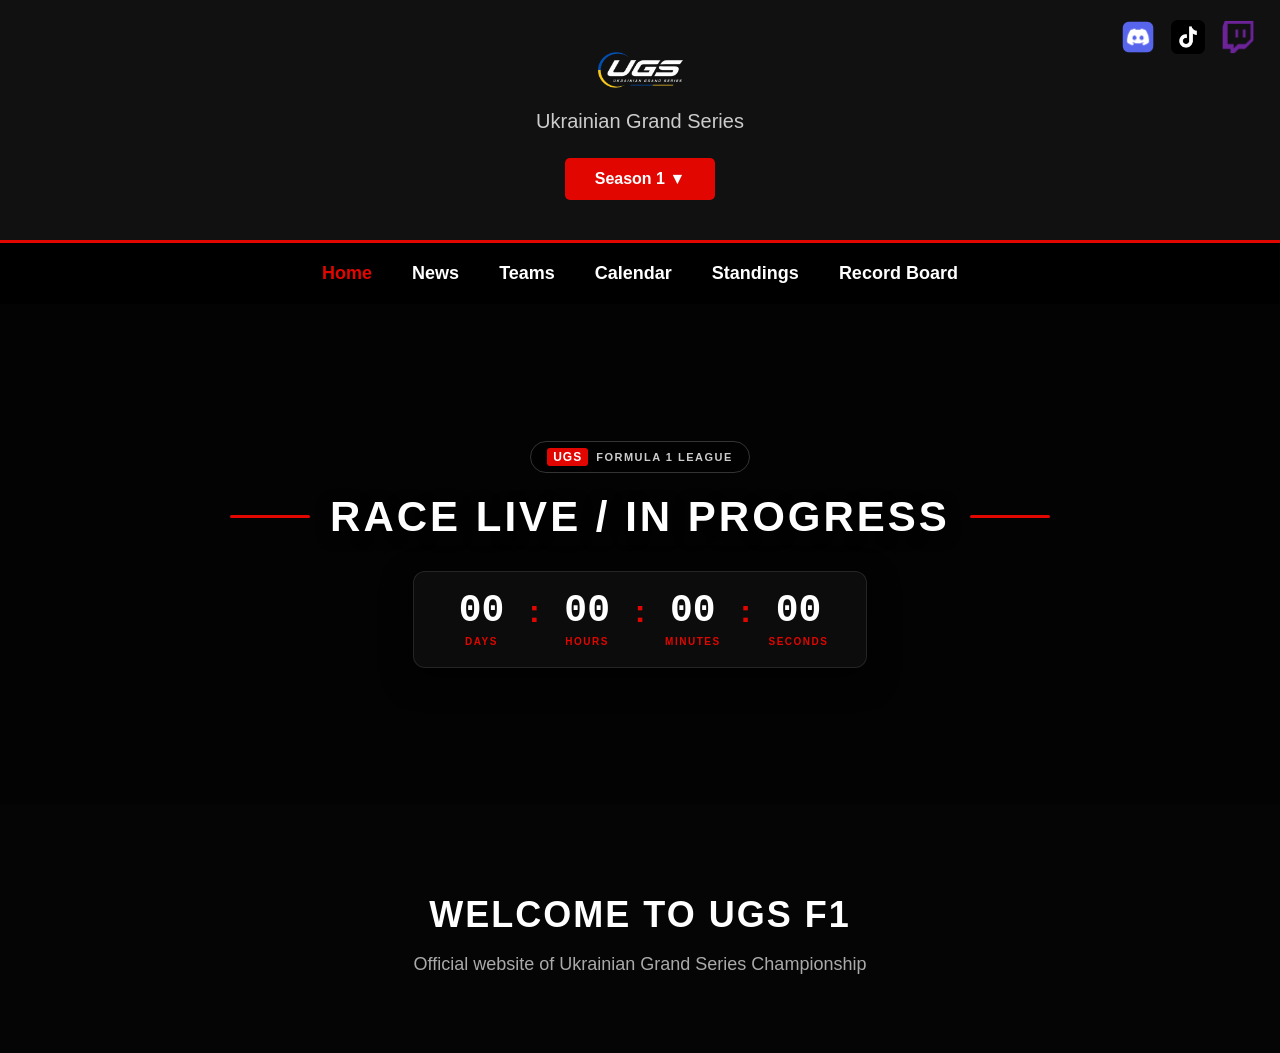
<file: index.html>
<!DOCTYPE html>
<html lang="en">

<head>
    <meta charset="UTF-8">
    <meta name="viewport" content="width=device-width, initial-scale=1.0">

    <title>UGS F1 | Ukrainian Grand Series</title>

    <!-- Фавіконка сайту -->
    <link rel="icon" type="image/png" href="favicon.png">

    <link rel="stylesheet" href="css/style.css">
</head>

<body>

    <header class="header">

        <div class="logo">
            <img src="logos/ugs-f1-logo.png" alt="UGS F1 Logo" class="header-logo">
        </div>

        <div class="subtitle">
            Ukrainian Grand Series
        </div>

        <div class="season">
            Season 1 ▼
        </div>

        <!-- ІКОНКИ СОЦМЕРЕЖ У ПРАВОМУ КУТКУ -->
        <div class="social-links-header">
            <a href="https://discord.gg/bsuKCd4KR" target="_blank" rel="noopener noreferrer" title="Discord">
                <img src="logos/discord.png" alt="Discord" class="social-header-icon">
            </a>
            <a href="https://www.tiktok.com/@ugs_f1" target="_blank" rel="noopener noreferrer" title="TikTok">
                <img src="logos/tiktok.png" alt="TikTok" class="social-header-icon">
            </a>
            <a href="https://www.twitch.tv/ukrainiangrandseries" target="_blank" rel="noopener noreferrer" title="Twitch">
                <img src="logos/twitch.png" alt="Twitch" class="social-header-icon">
            </a>
        </div>

    </header>


    <nav class="menu">
        <a href="index.html" class="active">Home</a>
        <a href="news.html">News</a>
        <a href="teams.html">Teams</a>
        <a href="calendar.html">Calendar</a>
        <a href="standings.html">Standings</a>
        <a href="records.html">Record Board</a>
    </nav>


    <main>

        <!-- ВІДЕО-БЛОК З ЗВОРОТНИМ ВІДЛІКОМ (HERO BANNER) -->
        <section class="hero-container">
            <video class="hero-video" autoplay loop muted playsinline>
                <source src="video/race-loop.mp4" type="video/mp4">
                Your browser does not support the video tag.
            </video>

            <div class="hero-overlay"></div>

            <div class="hero-content">
                <div class="f1-header-badge">
                    <span class="f1-logo-text">UGS</span>
                    <span class="sub-badge">FORMULA 1 LEAGUE</span>
                </div>

                <div class="title-with-lines">
                    <div class="red-line"></div>
                    <h1 id="next-race-title" class="grand-prix-title">LOADING...</h1>
                    <div class="red-line"></div>
                </div>

                <!-- Динамічна зміна назви міста та року -->
                <p id="next-race-sub" class="race-dates"></p>

                <div class="countdown-inline">
                    <div class="time-item">
                        <span id="cd-days" class="number">00</span>
                        <span class="label">DAYS</span>
                    </div>
                    <span class="colon">:</span>
                    <div class="time-item">
                        <span id="cd-hours" class="number">00</span>
                        <span class="label">HOURS</span>
                    </div>
                    <span class="colon">:</span>
                    <div class="time-item">
                        <span id="cd-minutes" class="number">00</span>
                        <span class="label">MINUTES</span>
                    </div>
                    <span class="colon">:</span>
                    <div class="time-item">
                        <span id="cd-seconds" class="number">00</span>
                        <span class="label">SECONDS</span>
                    </div>
                </div>
            </div>
        </section>

        <section class="welcome-text">
            <h1>
                Welcome to UGS F1
            </h1>

            <p>
                Official website of Ukrainian Grand Series Championship
            </p>
        </section>

    </main>

    <!-- Правильне підключення даних та скриптів -->
    <script src="js/data.js"></script>
    <script src="js/script.js"></script>
</body>

</html>
</file>
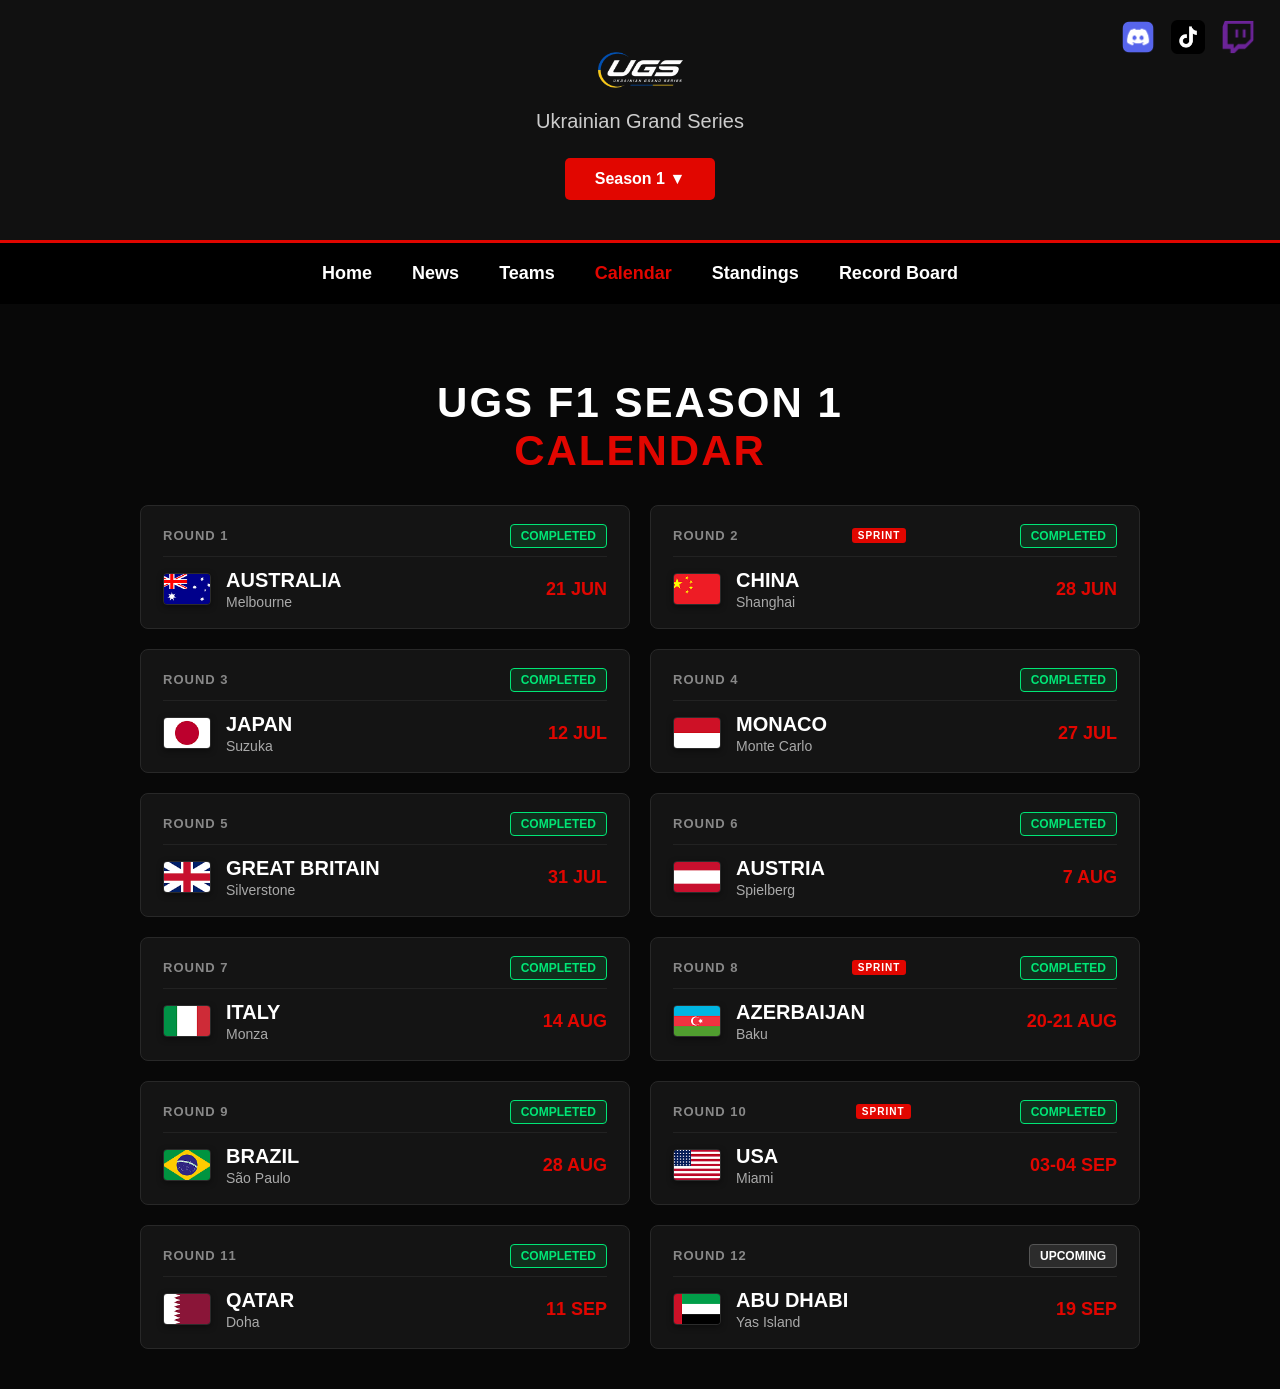
<file: calendar.html>
<!DOCTYPE html>
<html lang="en">
<head>
    <meta charset="UTF-8">
    <meta name="viewport" content="width=device-width, initial-scale=1.0">
    <title>UGS F1 | Season 1 Calendar</title>

    <!-- Фавіконка сайту -->
    <link rel="icon" type="image/png" href="favicon.png">

    <link rel="stylesheet" href="css/style.css">
</head>
<body>

    <header class="header">
        <!-- Іконки соцмереж у правому верхньому кутку -->
        <div class="social-links-header">
            <a href="https://discord.gg/" target="_blank">
                <img src="logos/discord.png" alt="Discord" class="social-header-icon">
            </a>
            <a href="https://tiktok.com/" target="_blank">
                <img src="logos/tiktok.png" alt="TikTok" class="social-header-icon">
            </a>
            <a href="https://twitch.tv/" target="_blank">
                <img src="logos/twitch.png" alt="Twitch" class="social-header-icon">
            </a>
        </div>

        <div class="logo">
            <img src="logos/ugs-f1-logo.png" alt="UGS F1 Logo" class="header-logo">
        </div>
        <div class="subtitle">
            Ukrainian Grand Series
        </div>
        <div class="season">
            Season 1 ▼
        </div>
    </header>

    <nav class="menu">
        <a href="index.html">Home</a>
        <a href="news.html">News</a>
        <a href="teams.html">Teams</a>
        <a href="calendar.html" class="active">Calendar</a>
        <a href="standings.html">Standings</a>
        <a href="records.html">Record Board</a>
    </nav>

    <section class="calendar-page">
        <h1>UGS F1 Season 1<br><span>CALENDAR</span></h1>
        
        <!-- Контейнер, куди JS буде вставляти гонки -->
        <div class="calendar-grid" id="calendar-container"></div>
    </section>

    <!-- Підключаємо спочатку дані, а потім скрипт -->
    <script src="js/data.js"></script>
    <script src="js/script.js"></script>
</body>
</html>
</file>
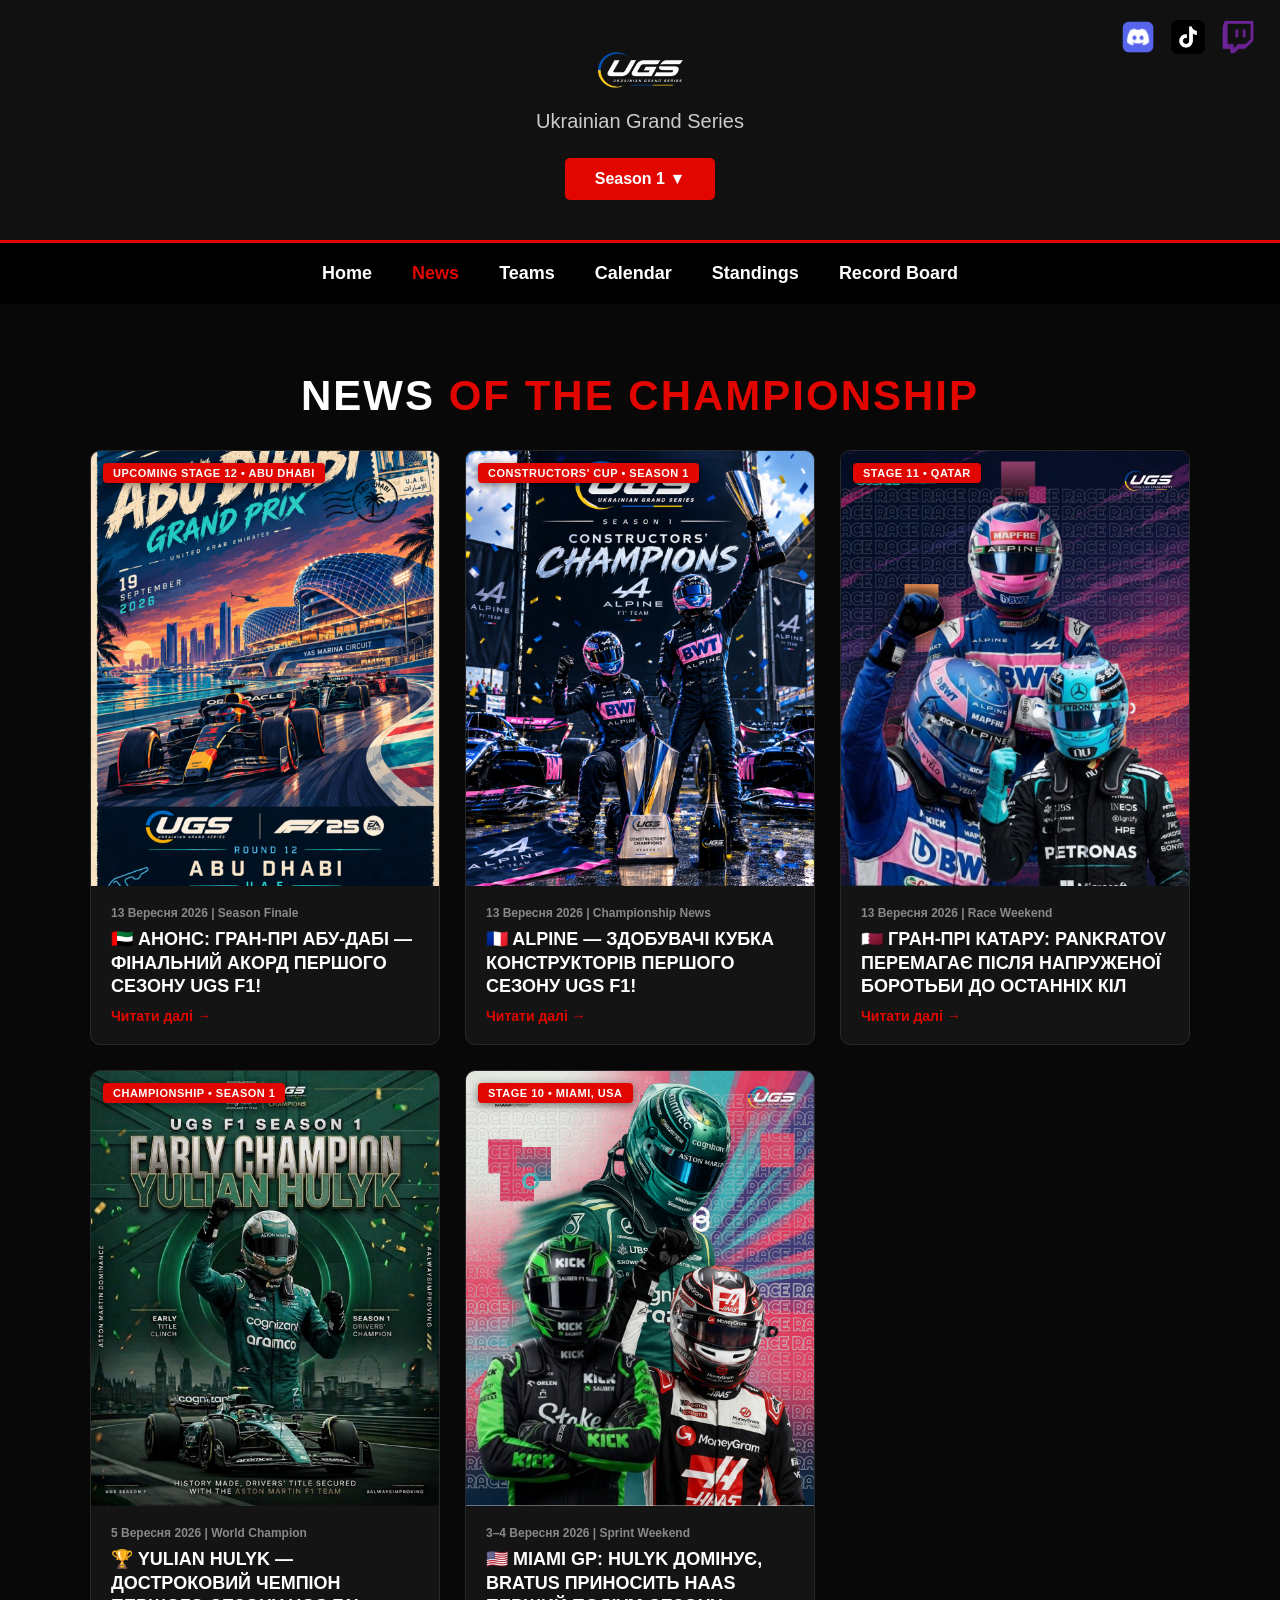
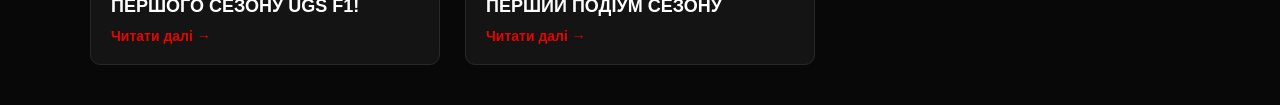
<file: news.html>
<!DOCTYPE html>
<html lang="uk">
<head>
    <meta charset="UTF-8">
    <meta name="viewport" content="width=device-width, initial-scale=1.0">
    <title>News of Championship — UGS Formula 1 League</title>
    <link rel="stylesheet" href="css/style.css">
</head>
<body>

    <header class="header">
        <div class="social-links-header">
            <a href="https://discord.gg/" target="_blank">
                <img src="logos/discord.png" alt="Discord" class="social-header-icon">
            </a>
            <a href="https://tiktok.com/" target="_blank">
                <img src="logos/tiktok.png" alt="TikTok" class="social-header-icon">
            </a>
            <a href="https://twitch.tv/" target="_blank">
                <img src="logos/twitch.png" alt="Twitch" class="social-header-icon">
            </a>
        </div>
        <div class="logo">
            <img src="logos/ugs-f1-logo.png" alt="UGS F1 Logo" class="header-logo">
        </div>
        <div class="subtitle">
            Ukrainian Grand Series
        </div>
        <div class="season">
            Season 1 ▼
        </div>
    </header>

    <nav class="menu">
        <a href="index.html">Home</a>
        <a href="news.html" class="active">News</a>
        <a href="teams.html">Teams</a>
        <a href="calendar.html">Calendar</a>
        <a href="standings.html">Standings</a>
        <a href="records.html">Record Board</a>
    </nav>

    <div class="page-container">
        <h1>NEWS <span>OF THE CHAMPIONSHIP</span></h1>

        <!-- Сітка новин -->
        <div class="news-grid">
            
            <!-- НОВИНА 0: Анонс Гран-прі Абу-Дабі (Найновіша) -->
            <article class="news-card clickable-card" onclick="openNewsModal('abuDhabiModal')">
                <div class="news-media-portrait">
                    <img src="images/news/abudhabi.png" alt="Гран-прі Абу-Дабі">
                    <span class="news-badge">Upcoming Stage 12 • Abu Dhabi</span>
                </div>
                <div class="news-content">
                    <div class="news-date">13 Вересня 2026 | Season Finale</div>
                    <h2 class="news-title">🇦🇪 АНОНС: ГРАН-ПРІ АБУ-ДАБІ — ФІНАЛЬНИЙ АКОРД ПЕРШОГО СЕЗОНУ UGS F1!</h2>
                    <span class="read-more-btn">Читати далі →</span>
                </div>
            </article>

            <!-- НОВИНА 1: Достроковий Кубок Конструкторів Alpine -->
            <article class="news-card clickable-card" onclick="openNewsModal('alpineConstructorsModal')">
                <div class="news-media-portrait">
                    <img src="images/news/alpine-champions.png" alt="Alpine Constructors Champions">
                    <span class="news-badge">Constructors' Cup • Season 1</span>
                </div>
                <div class="news-content">
                    <div class="news-date">13 Вересня 2026 | Championship News</div>
                    <h2 class="news-title">🇫🇷 ALPINE — ЗДОБУВАЧІ КУБКА КОНСТРУКТОРІВ ПЕРШОГО СЕЗОНУ UGS F1!</h2>
                    <span class="read-more-btn">Читати далі →</span>
                </div>
            </article>

            <!-- НОВИНА 2: Гран-прі Катару -->
            <article class="news-card clickable-card" onclick="openNewsModal('qatarModal')">
                <div class="news-media-portrait">
                    <img src="images/news/qatar-gp-card.png" alt="Гран-прі Катару">
                    <span class="news-badge">Stage 11 • Qatar</span>
                </div>
                <div class="news-content">
                    <div class="news-date">13 Вересня 2026 | Race Weekend</div>
                    <h2 class="news-title">🇶🇦 ГРАН-ПРІ КАТАРУ: PANKRATOV ПЕРЕМАГАЄ ПІСЛЯ НАПРУЖЕНОЇ БОРОТЬБИ ДО ОСТАННІХ КІЛ</h2>
                    <span class="read-more-btn">Читати далі →</span>
                </div>
            </article>

            <!-- НОВИНА 3: Дострокове чемпіонство -->
            <article class="news-card clickable-card" onclick="openNewsModal('championModal')">
                <div class="news-media-portrait">
                    <img src="images/news/champion-yulian.png" alt="Yulian HULYK Champion">
                    <span class="news-badge">Championship • Season 1</span>
                </div>
                <div class="news-content">
                    <div class="news-date">5 Вересня 2026 | World Champion</div>
                    <h2 class="news-title">🏆 YULIAN HULYK — ДОСТРОКОВИЙ ЧЕМПІОН ПЕРШОГО СЕЗОНУ UGS F1!</h2>
                    <span class="read-more-btn">Читати далі →</span>
                </div>
            </article>

            <!-- НОВИНА 4: Гран-прі Маямі -->
            <article class="news-card clickable-card" onclick="openNewsModal('miamiModal')">
                <div class="news-media-portrait">
                    <img src="images/news/miami-gp-card.png" alt="Гран-прі Маямі">
                    <span class="news-badge">Stage 10 • Miami, USA</span>
                </div>
                <div class="news-content">
                    <div class="news-date">3–4 Вересня 2026 | Sprint Weekend</div>
                    <h2 class="news-title">🇺🇸 MIAMI GP: HULYK ДОМІНУЄ, BRATUS ПРИНОСИТЬ HAAS ПЕРШИЙ ПОДІУМ СЕЗОНУ</h2>
                    <span class="read-more-btn">Читати далі →</span>
                </div>
            </article>

        </div>
    </div>

    <!-- МОДАЛЬНЕ ВІКНО 0: Анонс Abu Dhabi GP -->
    <div id="abuDhabiModal" class="news-modal-overlay">
        <div class="news-modal-content">
            <button class="news-modal-close" onclick="closeNewsModal('abuDhabiModal')">&times;</button>
            
            <div class="news-modal-header">
                <span class="news-badge">Анонс Етапу 12 • Abu Dhabi</span>
                <div class="news-date" style="margin-top: 10px;">19 Вересня 2026 | Старт о 20:30</div>
                <h1 class="modal-article-title">🇦🇪 ГРАН-ПРІ АБУ-ДАБІ: ВЕЛИКИЙ ФІНАЛ СЕЗОНУ НА ТРАСІ YAS MARINA CIRCUIT</h1>
            </div>

            <div class="news-modal-body">
                <img src="images/news/abudhabi.png" alt="Гран-прі Абу-Дабі" class="news-modal-banner">

                <p>Вже цієї суботи, <strong>19 вересня 2026 року</strong>, відбудеться довгоочікуваний фінальний 12-й етап першого сезону UGS F1. Гоночний вікенд пройде на легендарній автодромі <strong>Yas Marina Circuit</strong> в Абу-Дабі під сяйвом нічних софітів.</p>

                <p>⏰ <strong>Час початку трансляції та старту: 20:30 за київським часом.</strong></p>

                <hr>

                <h3>🏁 Головні інтриги фіналу</h3>
                <p>Хоча достроковим чемпіоном в особистому заліку став <strong>Yulian HULYK</strong>, а Кубок конструкторів забрала команда <strong>Alpine</strong>, грандіозна розв'язка сезону ще попереду!</p>

                <p>Уся увага буде прикута до жорсткої боротьби за бронзу в Кубку конструкторів між Kick Sauber, Mercedes та Haas F1 Team. Окрім того, пілоти змагатимуться за підсумкові місця у топ-5 особистого заліку, де кожне залікове очко має вирішальне значення.</p>

                <p style="text-align: center; font-size: 18px; margin-top: 25px;"><strong>Не пропустіть вирішальну гонку року! Приєднуйтесь до трансляції 19 вересня о 20:30! 🏁🏎️✨</strong></p>
            </div>
        </div>
    </div>

    <!-- МОДАЛЬНЕ ВІКНО 1: Alpine Constructors Champions -->
    <div id="alpineConstructorsModal" class="news-modal-overlay">
        <div class="news-modal-content">
            <button class="news-modal-close" onclick="closeNewsModal('alpineConstructorsModal')">&times;</button>
            
            <div class="news-modal-header">
                <span class="news-badge">Constructors' Cup • Season 1</span>
                <div class="news-date" style="margin-top: 10px;">11 Вересня 2026 | Championship News</div>
                <h1 class="modal-article-title">🇫🇷 ALPINE — ВОЛОДАРІ КУБКА КОНСТРУКТОРІВ ПЕРШОГО СЕЗОНУ UGS F1!</h1>
            </div>

            <div class="news-modal-body">
                <img src="images/news/alpine-champions.png" alt="Alpine Constructors Champions" class="news-modal-banner">

                <p>Попри те, що попереду на пілотів чекає ще фінальний 12-й етап у сонячному Абу-Дабі, дострокова розв'язка в Кубку конструкторів уже відбулася! Французька стайня <strong>Alpine</strong> офіційно гарантувала собі перше місце в командному заліку та виборює головний командний трофей першого сезону UGS F1.</p>

                <p>Неймовірна стабільність та феноменальна командна робота двох дуетних пілотів — <strong>Yaroslav LOBODA</strong> та <strong>Yaroslav PANKRATOV</strong> — дозволили Alpine набрати астрономічні <strong>277 очок</strong> і піднятися на подіум аж 17 разів протягом сезону.</p>

                <hr>

                <h3>🏎️ Тріумф командного дуету Alpine</h3>
                <p>Головним секретом успіху Alpine стала відсутність явного "першого" чи "другого" номера — обидва пілоти регулярно приносили максимальні очки. Yaroslav LOBODA та Yaroslav PANKRATOV провели чудовий сезон, а подвійний подіум на 11-му етапі в Катарі став остаточною крапкою в боротьбі за титул.</p>
                <p>Хоча Aston Martin випередив усіх за кількістю перемог (9 перемог завдяки достроковому чемпіону Yulian HULYK), саме командний заліковий баланс Alpine (2 перемоги та 17 подіумів проти 10 подіумів Aston Martin) вирішив долю трофею на користь колективу у синьо-рожевих кольорах.</p>

                <hr>

                <h3>⚔️ Запекла інтрига за 3-тє місце перед Абу-Дабі</h3>
                <p>Якщо питання першого (Alpine — 277 pts) та другого (Aston Martin — 204 pts) місць вже вирішені, то на фінальному етапі в Абу-Дабі розгорнеться справжня драма за бронзу командного заліку та позиції у топ-5!</p>

                <p>Наразі розриви між командами з 3-го по 6-те місце є мінімальними, і фінальна гонка може повністю переписати таблицю:</p>

                <ul>
                    <li><strong>3. Kick Sauber — 134 pts</strong> (0 перемог, 7 подіумів)</li>
                    <li><strong>4. Mercedes — 123 pts</strong> (1 перемога, 3 подіуми) — <em>відставання 11 очок</em></li>
                    <li><strong>5. Haas F1 Team — 115 pts</strong> (0 перемог, 1 подіум) — <em>відставання 19 очок</em></li>
                    <li><strong>6. Red Bull Racing — 106 pts</strong> (0 перемог, 1 подіум) — <em>відставання 28 очок</em></li>
                </ul>

                <p>Кандидат номер один на бронзу — <strong>Kick Sauber</strong> (134 pts). Команда демонструє високу стабільність завдяки 7 подіумам, проте <strong>Mercedes</strong> відстає лише на 11 пунктів (123 pts) і має у своєму арсеналі перемогу, що додає їм упевненості перед фіналом.</p>

                <p>Не варто списувати з рахунків і <strong>Haas F1 Team</strong> (115 pts). Після першого подіуму в Маямі та сильного виступу в Катарі команда відстає від 3-го місця на 19 очок. За умови вдалого подвійного фінішу Haas може поборотися як мінімум за 4-ту сходинку з Mercedes, або навіть замахнутися на топ-3.</p>

                <p>Математичні шанси на прорив зберігає навіть <strong>Red Bull Racing</strong> (106 pts), проте їм у напрямку 3-го місця знадобиться справжнє гоночне диво та сходи конкурентів.</p>

                <hr>

                <h3>📊 Поточний стан у Кубку Конструкторів (перед 12-м етапом):</h3>
                <p>
                    🥇 <strong>1. Alpine</strong> — 277 pts (🏆 Champions)<br>
                    🥈 <strong>2. Aston Martin</strong> — 204 pts<br>
                    🥉 <strong>3. Kick Sauber</strong> — 134 pts<br>
                    4. Mercedes — 123 pts<br>
                    5. Haas F1 Team — 115 pts<br>
                    6. Red Bull Racing — 106 pts<br>
                    7. Williams — 79 pts<br>
                    8. Ferrari — 58 pts<br>
                    9. McLaren — 34 pts<br>
                    10. Racing Bulls — 27 pts
                </p>

                <p style="text-align: center; font-size: 18px; margin-top: 25px;"><strong>Вітаємо Alpine із вибороним Кубком Конструкторів! Чекаємо грандіозного фіналу в Абу-Дабі! 🏆🇫🇷🏎️</strong></p>
            </div>
        </div>
    </div>

    <!-- МОДАЛЬНЕ ВІКНО 2: Qatar GP -->
    <div id="qatarModal" class="news-modal-overlay">
        <div class="news-modal-content">
            <button class="news-modal-close" onclick="closeNewsModal('qatarModal')">&times;</button>
            
            <div class="news-modal-header">
                <span class="news-badge">Етап 11 • Qatar</span>
                <div class="news-date" style="margin-top: 10px;">10 Вересня 2026 | Race Weekend</div>
                <h1 class="modal-article-title">🇶🇦 ГРАН-ПРІ КАТАРУ: PANKRATOV ПЕРЕМАГАЄ ПІСЛЯ НАПРУЖЕНОЇ БОРОТЬБИ ДО ОСТАННІХ КІЛ</h1>
            </div>

            <div class="news-modal-body">
                <img src="images/news/qatar-gp-card.png" alt="Гран-прі Катару" class="news-modal-banner">

                <p>11-й етап UGS F1 пройшов у нічному Катарі. Пілотів чекала суха траса, 57 кіл основної гонки та звичайний формат гоночного вікенду. Уже зі старту пелотон подарував глядачам активну боротьбу, а лідерство протягом дистанції переходило з рук у руки.</p>

                <p>У підсумку перемогу здобув <strong>Yaroslav PANKRATOV</strong> на Alpine, другим фінішував його напарник <strong>Yaroslav LOBODA</strong>, а третю позицію посів <strong>Yevhenii PANCHENKO</strong> з Mercedes.</p>

                <hr>

                <h3>🟢 Яскравий старт PANCHENKO</h3>
                <p>Старт гонки одразу вніс серйозні зміни до розстановки сил. Yevhenii PANCHENKO на Mercedes чудово провів перші метри та зумів вирватися вперед, ставши лідером гонки.</p>
                <p>Одразу позаду також відбулися важливі зміни. Volodymyr MYKHALYUK на Red Bull Racing провів сильний старт і піднявся до 5-ї позиції. Натомість Nazarii PETRIV на Racing Bulls втратив кілька місць і опустився на 10-ту позицію.</p>
                <p>Найскладнішим старт виявився для Stanislav MARCHENKO. Пілот Haas розпочинав гонку з 4-го місця, однак після старту відкотився аж на 13-ту позицію.</p>
                <p>Попереду ж сформувалася трійка лідерів — PANCHENKO, LOBODA та PANKRATOV.</p>

                <hr>

                <h3>🔄 Перші зміни — вже на 5-му колі</h3>
                <p>До 5-го кола ситуація в пелотоні почала поступово змінюватися. Пілот Haas HLIB BRATUS провів сильний відрізок і піднявся на 5-ту позицію. Його напарник Stanislav MARCHENKO також почав відігравати втрачене після невдалого старту та вже перебував на 10-му місці.</p>
                <p>На чолі гонки боротьба залишалася щільною. Yevhenii PANCHENKO продовжував очолювати пелотон, а два пілоти Alpine — Yaroslav LOBODA та Yaroslav PANKRATOV — залишалися поруч. Гонка поступово переходила у фазу тактичної боротьби, де кожна помилка могла коштувати кількох позицій.</p>

                <hr>

                <h3>⚔️ 15-те коло — боротьба набирає обертів</h3>
                <p>До 15-го кола розстановка в лідируючій групі та серед переслідувачів уже зазнала помітних змін. Лідер перегонів мав перевагу 3,086 секунди над найближчим переслідувачем, тоді як третя позиція відставала на 5,403 секунди.</p>
                <p>Stanislav MARCHENKO, який на старті відкотився з 4-го на 13-те місце, продовжував відігравати позиції та вже перебував на 6-й позиції. Таким чином, невдалий старт не зламав гонку для пілота Haas — навпаки, MARCHENKO поступово повертався до боротьби у верхній частині пелотону.</p>

                <hr>

                <h3>🔥 30-те коло — Alpine виходить уперед</h3>
                <p>На 30-му колі боротьба за перші позиції стала ще цікавішою. Зафіксована розстановка показувала, що лідер уже мав перевагу 16,784 секунди, тоді як найближчі суперники продовжували боротися між собою за позиції.</p>
                <p>У цей момент гонка вже остаточно перетворилася на довгу боротьбу за темп та позицію на фінальній третині дистанції. Саме в цей період Yaroslav PANKRATOV поступово наближався до головної мети — перемоги на 11-му етапі.</p>

                <hr>

                <h3>⚡ 40-ве коло — 0,151 секунди!</h3>
                <p>Якщо на середині дистанції ситуація виглядала відносно стабільною, то до 40-го кола боротьба за перемогу стала максимально напруженою. Лідером залишався Yaroslav PANKRATOV, але його перевага над найближчим переслідувачем становила лише 0,151 секунди!</p>
                <p>Фактично це означало, що будь-яка помилка, невдалий вихід із повороту або атака могла миттєво змінити лідера гонки. Позаду першої двійки також тримався Yevhenii PANCHENKO, який продовжував боротьбу за подіум.</p>

                <hr>

                <h3>🏁 Фініш та офіційні результати 57 кіл</h3>
                <p>Попри величезний тиск у фінальній частині дистанції, Yaroslav PANKRATOV зумів втримати першу позицію та довести гонку до перемоги з загальним часом <strong>83:06.161</strong>.</p>
                <p>Другим фінішував Yaroslav LOBODA (+3.126), завдяки чому Alpine оформив подвійний подіум. Третє місце посів Yevhenii PANCHENKO (+4.577), утримуючи високий темп до самого кінця.</p>
                <p>Блискучу гонку на 4-й позиції завершив Volodymyr SHAKULA (Kick Sauber), який відстав від лідера всього на 7.174 секунди. Також до очкової зони потрапили Rostyslav PYLIAK (9-е місце, Ferrari) та Ivan KOBRYN (10-е місце, McLaren), які поступилися лідеру в один круг.</p>

                <p><strong>🏆 Подіум 11-го етапу:</strong></p>
                <ul>
                    <li>🥇 Yaroslav PANKRATOV — Alpine (25+1 очко)</li>
                    <li>🥈 Yaroslav LOBODA — Alpine (18 очок)</li>
                    <li>🥉 Yevhenii PANCHENKO — Mercedes (15 очок)</li>
                </ul>

                <p><strong>🥇 Pole Position — PANKRATOV</strong><br>
                Ще до старту основної гонки Yaroslav PANKRATOV здобув Pole Position. Таким чином, пілот Alpine провів практично ідеальний етап: стартував із першої позиції, пережив боротьбу за лідерство на початку гонки, повернув собі перевагу та зрештою забрав перемогу.</p>

                <p><strong>🚀 MARCHENKO — від 13-го місця до Driver of the Day</strong><br>
                Однією з найбільш помітних історій гонки став виступ Stanislav MARCHENKO. Після старту з 4-ї позиції пілот Haas відкотився на 13-те місце, втративши одразу дев'ять позицій. Однак MARCHENKO не здався та фінішував на 8-му місці з очками в активі (+1:15.946). Результатом цієї боротьби стали одразу дві нагороди: <strong>🏆 Driver of the Day</strong> та <strong>⚡ Fastest Lap</strong>.</p>

                <p><strong>❌ Технічні проблеми та сходження (DNF)</strong><br>
                Для Stanyslav KRICHFALOVSKYI етап у Катарі завершився ще під час кваліфікації через технічні проблеми Kick Sauber. Ще одним DNF став резервний пілот Williams Oleksiy FEDOTOV.</p>

                <hr>

                <h3>🏁 ПІДСУМКИ 11-ГО ЕТАПУ (QATAR GP — UGS F1)</h3>
                <p>
                    🏆 <strong>Переможець:</strong> Yaroslav PANKRATOV (Alpine) — 83:06.161<br>
                    🥈 <strong>2 місце:</strong> Yaroslav LOBODA (Alpine) — +3.126<br>
                    🥉 <strong>3 місце:</strong> Yevhenii PANCHENKO (Mercedes) — +4.577<br>
                    4 місце: Volodymyr SHAKULA (Kick Sauber) — +7.174<br>
                    5 місце: Hlib BRATUS (Haas F1 Team) — +36.385<br>
                    6 місце: Volodymyr MYKHALYUK (Red Bull Racing) — +52.239<br>
                    7 місце: Nazarii PETRIV (Racing Bulls) — +1:07.576<br>
                    8 місце: Stanislav MARCHENKO (Haas F1 Team) — +1:15.946<br>
                    9 місце: Rostyslav PYLIAK (Ferrari) — +1 lap<br>
                    10 місце: Ivan KOBRYN (McLaren) — +1 lap<br>
                    11 місце: Fedir DAVYDOV (Aston Martin) — +1 lap<br>
                    12 місце: Maksym MYKHLYK (Ferrari) — +2 laps
                </p>
                <p>
                    🎯 <strong>Pole Position:</strong> Yaroslav PANKRATOV<br>
                    ⚡ <strong>Fastest Lap:</strong> Stanislav MARCHENKO<br>
                    ⭐ <strong>Driver of the Day:</strong> Stanislav MARCHENKO<br>
                    ❌ <strong>DNF:</strong> Oleksiy FEDOTOV (Williams), Stanyslav KRICHFALOVSKYI (Kick Sauber)
                </p>

                <p style="text-align: center; font-size: 18px; margin-top: 25px;"><strong>Alpine оформила розкішний подвійний подіум, а PANKRATOV впевнено забирає статус короля нічного Катару! 🌙🏎️✨</strong></p>
            </div>
        </div>
    </div>

    <!-- МОДАЛЬНЕ ВІКНО 3: Чемпіонство Yulian HULYK -->
    <div id="championModal" class="news-modal-overlay">
        <div class="news-modal-content">
            <button class="news-modal-close" onclick="closeNewsModal('championModal')">&times;</button>
            
            <div class="news-modal-header">
                <span class="news-badge">Championship • Season 1</span>
                <div class="news-date" style="margin-top: 10px;">5 Вересня 2026 | World Champion</div>
                <h1 class="modal-article-title">🏆 YULIAN HULYK — ДОСТРОКОВИЙ ЧЕМПІОН ПЕРШОГО СЕЗОНУ UGS F1!</h1>
            </div>

            <div class="news-modal-body">
                <img src="images/news/champion-yulian.png" alt="Yulian HULYK Champion" class="news-modal-banner">

                <p><strong>UGS F1 | Season 1 | 200 очок | Чемпіонство оформлено після 10-го етапу</strong></p>

                <p>Перший сезон UGS F1 офіційно отримав свого чемпіона ще до завершення чемпіонату. Після десятого етапу сезону, який відбувся в Маямі, <strong>Yulian HULYK</strong> достроково гарантував собі перше місце в особистому заліку та став першим чемпіоном в історії UGS F1.</p>

                <p>На рахунку пілота вже 200 очок, і цього результату достатньо, щоб математично гарантувати собі чемпіонський титул незалежно від результатів двох заключних етапів сезону. Таким чином, навіть якщо суперники максимально успішно проведуть фінальну частину чемпіонату, наздогнати HULYK у боротьбі за перше місце вже неможливо.</p>

                <hr>

                <h3>👑 ІСТОРИЧНИЙ ТИТУЛ</h3>
                <p>Чемпіонство Yulian HULYK стало особливо важливою подією для UGS F1, адже саме він вписав своє ім'я в історію як перший чемпіон першого сезону української гоночної серії.</p>

                <p>Протягом сезону HULYK демонстрував стабільно високий темп та регулярно претендував на найвищі позиції. Одним із ключових моментів чемпіонату став саме десятий етап у Маямі.</p>

                <p>На американському етапі пілот не залишив суперникам шансів у боротьбі за головний результат: здобув Pole Position, переміг у 57-коловій гонці та встановив Fastest Lap із результатом 1:27.503. Перемога в Маямі стала черговим кроком до чемпіонства, а після завершення етапу стало офіційно зрозуміло — перше місце в сезоні вже нікому не дістати.</p>

                <p><strong>200 очок. 10 етапів позаду. Чемпіонство гарантовано.</strong></p>

                <hr>

                <h3>🏁 АЛЕ СЕЗОН ЩЕ НЕ ЗАВЕРШЕНО</h3>
                <p>Попри дострокове визначення чемпіона, сезон UGS F1 продовжиться. Попереду ще два етапи — одинадцятий у Катарі та фінальний, дванадцятий, в Абу-Дабі.</p>

                <p>Це означає, що боротьба в чемпіонаті ще далеко не завершена. Якщо перше місце вже має свого володаря, то позиції позаду HULYK залишаються предметом боротьби. Кожне очко на двох фінальних етапах може вплинути на підсумкове розташування пілотів у чемпіонаті, боротьбу за подіуми сезону та командний залік.</p>

                <p>А сам HULYK отримує унікальну можливість провести заключні два етапи вже без чемпіонського тиску.</p>

                <p style="text-align: center; font-size: 18px; margin-top: 25px;"><strong>Вітаємо першого чемпіона в історії UGS F1! 🏆👑🏎️</strong></p>
            </div>
        </div>
    </div>

    <!-- МОДАЛЬНЕ ВІКНО 4: Miami GP -->
    <div id="miamiModal" class="news-modal-overlay">
        <div class="news-modal-content">
            <button class="news-modal-close" onclick="closeNewsModal('miamiModal')">&times;</button>
            
            <div class="news-modal-header">
                <span class="news-badge">Етап 10 • Miami, USA</span>
                <div class="news-date" style="margin-top: 10px;">3–4 Вересня 2026 | Sprint Weekend</div>
                <h1 class="modal-article-title">🇺🇸 MIAMI GP: HULYK ДОМІНУЄ, BRATUS ПРИНОСИТЬ HAAS ПЕРШИЙ ПОДІУМ СЕЗОНУ</h1>
            </div>

            <div class="news-modal-body">
                <img src="images/news/miami-gp-card.png" alt="Гран-прі Маямі" class="news-modal-banner">

                <p>Десятий етап сезону UGS F1 завершився в американському Маямі, подарувавши вболівальникам насичений гоночний вікенд із боротьбою за позиції, яскравими обгонами, численними інцидентами та важливими рішеннями стюардів. За сонячної погоди пілоти вийшли на старт основної гонки, яка складалася з 57 кіл, а головною дійовою особою американського етапу став <strong>Yulian HULYK</strong>.</p>

                <p>Пілот Aston Martin провів практично ідеальний вікенд. HULYK розпочав основну гонку з Pole Position, здобутої з результатом <strong>1:25.533</strong>, а вже за 57 кіл перетворив старт із першої позиції на впевнену перемогу. Додатково пілот встановив найшвидше коло гонки — <strong>1:27.503</strong>, таким чином забравши одразу всі три ключові досягнення етапу: Pole Position, перемогу та Fastest Lap.</p>

                <p>Ще до старту основної гонки стало зрозуміло, що боротьба в Маямі буде надзвичайно щільною. HULYK випередив другого пілота кваліфікації, Yaroslav LOBODA з Alpine, на 0.469 секунди. Третім став ще один представник Alpine — Yaroslav PANKRATOV, який поступився лідеру 0.651 секунди. При цьому різниця між першим та десятим місцем склала лише 1.663 секунди, що вкотре продемонструвало високий рівень конкуренції в пелотоні UGS F1.</p>

                <p>У самій гонці HULYK із самого початку отримав можливість контролювати ситуацію попереду. Aston Martin поступово створив комфортний відрив, тоді як основна боротьба перемістилася за місця позаду лідера. Volodymyr SHAKULA на Kick Sauber зміг провести стабільний заїзд і посів друге місце, завершивши гонку за 14.268 секунди позаду переможця.</p>

                <p>Однак головною сенсацією подіуму став <strong>Hlib BRATUS</strong>. Пілот Haas F1 Team фінішував третім із відставанням 15.293 секунди, принісши своїй команді перший подіум у сезоні UGS F1. Для Haas цей результат став особливо важливим, адже команда нарешті змогла піднятися на подіум на десятому етапі чемпіонату. BRATUS провів стабільну гонку та скористався можливістю поборотися за топ-3 до самого фінішу.</p>

                <p>Четвертим фінішував Yevhenii PANCHENKO на Mercedes. Alpine після сильної кваліфікації також зуміла завершити гонку двома болідами в першій шістці: Yaroslav LOBODA посів п'яте місце, а Yaroslav PANKRATOV — шосте. Далі фінішували Rostyslav PYLYAK на Ferrari, Stanislav MARCHENKO на Haas, Ivan KOBRYN на McLaren та Maksym KHODAKIVSKYI на Williams.</p>

                <hr>

                <h3>Розслідування та рішення стюардів</h3>
                <p>Поки на вершині пелотону HULYK впевнено контролював гонку, в інших групах боротьба була значно напруженішою. Це призвело до кількох інцидентів, які після фінішу довелося розглянути стюардам.</p>

                <p>Одним із найбільш помітних учасників розглядів став <strong>Nazarii PETRIV</strong> із Racing Bulls. Уже на першому колі під час боротьби перед першим поворотом пілот спробував випередити Haas. У процесі проходження повороту Racing Bulls здійснив різку зміну траєкторії, після чого відбувся контакт. Haas влучив у заднє колесо Racing Bulls, а його переднє антикрило отримало пошкодження. Стюарди встановили, що PETRIV не залишив супернику достатньо безпечного простору для проходження повороту. За цей епізод пілот Racing Bulls отримав <strong>+10 секунд та 1 Penalty Point</strong>.</p>

                <p>Для PETRIV проблеми на цьому не завершилися. У 17-му повороті відбувся ще один серйозний контакт — цього разу з Kick Sauber. Пілот Racing Bulls не розрахував точку гальмування та допустив сильне зіткнення. Унаслідок контакту болід Kick Sauber отримав значне пошкодження переднього антикрила, що негативно вплинуло на його подальший темп. Стюарди визнали, що PETRIV не забезпечив належного контролю над болідом під час гальмування та безпосередньо спричинив зіткнення. Покаранням стали <strong>+30 секунд та 3 Penalty Points</strong>.</p>

                <p>Таким чином, лише за два окремі гоночні епізоди PETRIV отримав загалом <strong>+40 секунд та 4 Penalty Points</strong>.</p>

                <p>Водночас не кожен контакт на трасі завершувався покаранням. На першому колі у третьому повороті пілот Williams, рухаючись позаду Racing Bulls, незначно не розрахував гальмівний шлях та допустив легкий контакт. Проте ситуація не призвела до серйозних наслідків: жоден із болідів не отримав пошкоджень, не було розвороту або суттєвої втрати позицій. Після розгляду епізоду стюарди не знайшли достатніх підстав для санкції та класифікували ситуацію як <em>Racing Incident</em>.</p>

                <p>Ще один серйозний епізод стався на 20-му колі у 14-му повороті. Пілот Mercedes Maksym FILIPOV здійснював атаку на Williams, намагаючись пройти між Williams та Racing Bulls. Під час виконання маневру Mercedes не розрахував гальмування та допустив контакт із Racing Bulls. У результаті болід Racing Bulls було розвернуто, а його переднє антикрило отримало пошкодження. Стюарди встановили, що FILIPOV не забезпечив безпечного виконання атаки та не врахував присутність іншого боліда на траєкторії. Рішенням стюардів стали <strong>+10 секунд та 1 Penalty Point</strong> для пілота Mercedes.</p>

                <p>Окремо після гонки було розглянуто ситуацію із синіми прапорами за участю Racing Bulls. На останній прямій перед фінішним поворотом Nazarii PETRIV, перебуваючи в статусі колового, пропустив швидших пілотів, які наближалися позаду. Попри це, ігрова система автоматично видала Racing Bulls +10 секунд за порушення правил синіх прапорів. Після перегляду епізоду стюарди встановили, що PETRIV своєчасно пропустив швидші боліди, не перешкоджав їхньому руху та не здійснював небезпечних маневрів. У зв'язку з цим автоматичний штраф було скасовано, а результат пілота залишився без змін з урахуванням скасування санкції.</p>

                <p>Ще один спірний момент стався на першому повороті за участю пілота Alpine. Рухаючись позаду Aston Martin, він залишив межі траси та зрізав поворот, пояснюючи маневр необхідністю уникнути можливого контакту. Однак після перегляду ситуації стюарди встановили, що між болідами залишалося достатньо простору для безпечного гальмування та проходження повороту в межах траси. Ознак неминучого зіткнення, яке змусило б Alpine залишити трасу, встановлено не було. У результаті попередження пілоту Alpine залишилося чинним.</p>

                <hr>

                <h3>Підсумки та Driver of the Day</h3>
                <p>Попри насичену роботу стюардів, головна історія Miami GP залишилася незмінною — домінування Yulian HULYK. Пілот Aston Martin завершив 57-колову гонку з результатом <strong>1:31:17.644</strong>, випередивши SHAKULA на 14.268 секунди та BRATUS на 15.293 секунди. Для HULYK це був повний комплект досягнень на одному етапі: Pole Position, перемога та найшвидше коло.</p>

                <p>За підсумками гонки четвертим став Yevhenii PANCHENKO, п'ятим — Yaroslav LOBODA, шостим — Yaroslav PANKRATOV. Rostyslav PYLYAK завершив гонку сьомим, Stanislav MARCHENKO — восьмим, а Ivan KOBRYN — дев'ятим. Десяту позицію посів Maksym KHODAKIVSKYI, відставши на одне коло.</p>

                <p>Позаду нього фінішували Nazarii PETRIV, Volodymyr MYKHALYUK, Maksym MYKHLYK та Oleksii FEDOTOV. Чотири пілоти не змогли дістатися фінішу: Maksym FILIPOV, Mykhailo ILLIUK, Yaroslav MURCHIK, Stanislav KRICHFALOVSKYI та Olexandr SOPOTYAK завершили етап зі статусом <strong>DNF</strong>.</p>

                <p>Попри два отримані покарання, саме <strong>Nazarii PETRIV</strong> був обраний <strong>Driver of the Day</strong>. Пілот Racing Bulls став одним із наиболее помітних учасників етапу, опинившись у центрі одразу кількох гоночних ситуацій та продемонструвавши активну боротьбу протягом дистанції.</p>

                <p>Таким чином, Miami GP став одним із найбільш насичених етапів сезону UGS F1. Yulian HULYK продемонстрував абсолютну перевагу та забрав перемогу, Pole Position і Fastest Lap, Volodymyr SHAKULA піднявся на другу сходинку, а Hlib BRATUS приніс Haas F1 Team довгоочікуваний перший подіум сезону.</p>

                <p>Десятий етап завершено, але чемпіонат UGS F1 наближається до своєї вирішальної частини. Попереду ще більше боротьби, а кожне очко стає дедалі важливішим.</p>

                <p style="text-align: center; font-size: 18px; margin-top: 25px;"><strong>Маямі залишилося позаду. Наступний етап — попереду. 🏎️🔥</strong></p>
            </div>
        </div>
    </div>

    <!-- Скрипт відкриття/закриття модальних вікон -->
    <script>
        function openNewsModal(modalId) {
            const modal = document.getElementById(modalId);
            if (modal) {
                modal.classList.add('active');
                document.body.style.overflow = 'hidden';
            }
        }

        function closeNewsModal(modalId) {
            const modal = document.getElementById(modalId);
            if (modal) {
                modal.classList.remove('active');
                document.body.style.overflow = 'auto';
            }
        }

        window.addEventListener('click', function(event) {
            if (event.target.classList.contains('news-modal-overlay')) {
                event.target.classList.remove('active');
                document.body.style.overflow = 'auto';
            }
        });
    </script>
</body>
</html>
</file>
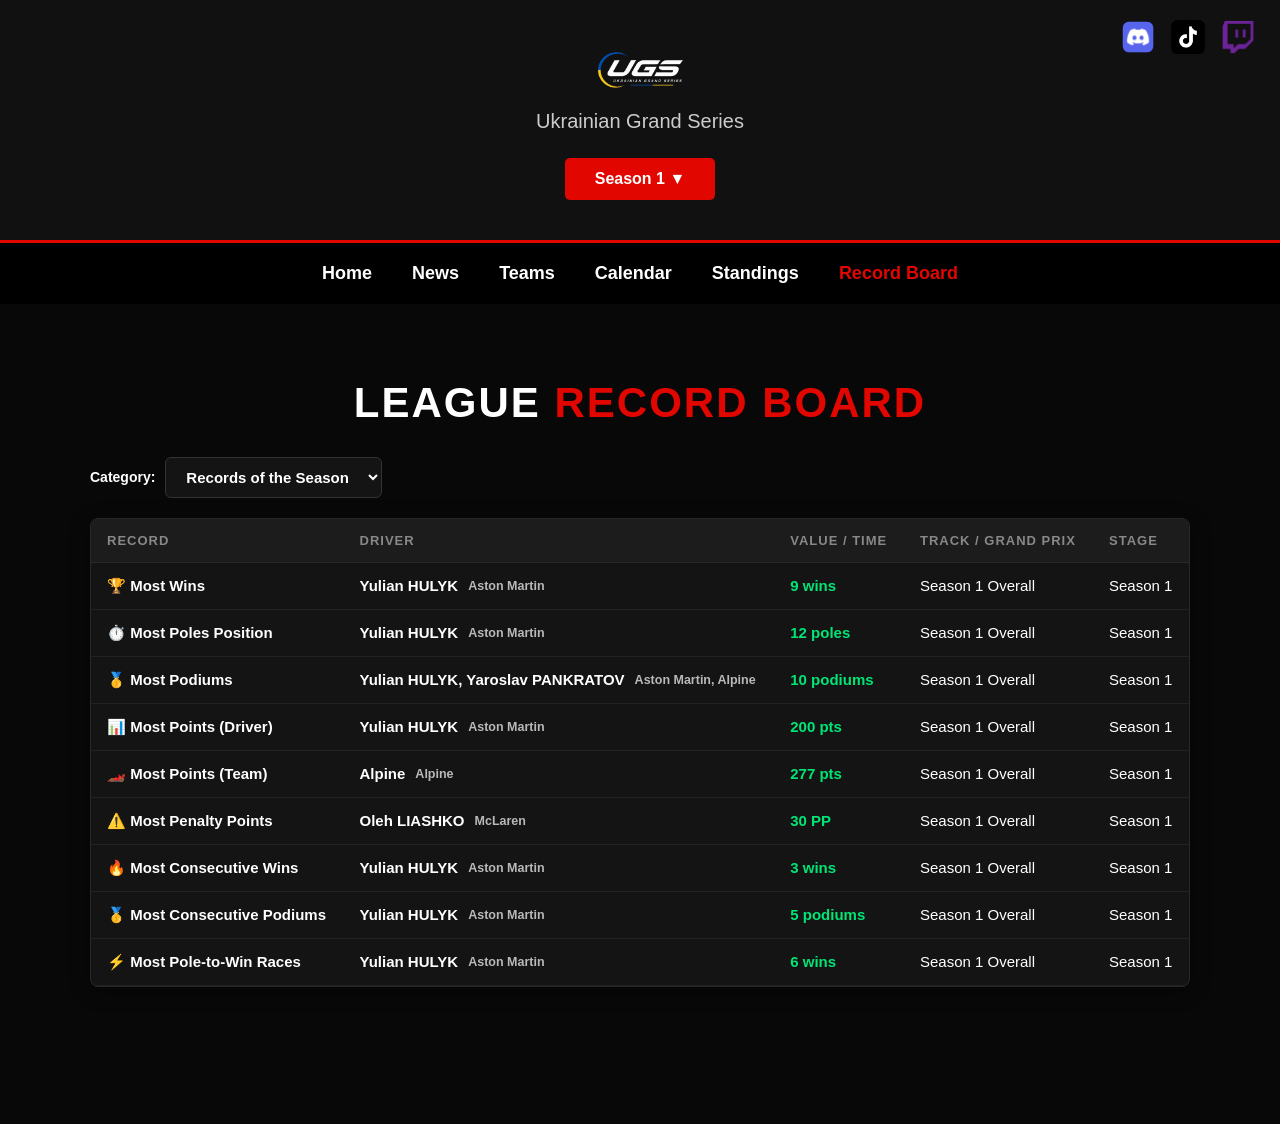
<file: records.html>
<!DOCTYPE html>
<html lang="en">
<head>
    <meta charset="UTF-8">
    <meta name="viewport" content="width=device-width, initial-scale=1.0">
    <title>UGS F1 | Record Board</title>

    <!-- Фавіконка сайту -->
    <link rel="icon" type="image/png" href="favicon.png?v=1">

    <link rel="stylesheet" href="css/style.css">
</head>
<body>

    <header class="header">
        <!-- Іконки соцмереж у правому верхньому кутку -->
        <div class="social-links-header">
            <a href="https://discord.gg/" target="_blank">
                <img src="logos/discord.png" alt="Discord" class="social-header-icon">
            </a>
            <a href="https://tiktok.com/" target="_blank">
                <img src="logos/tiktok.png" alt="TikTok" class="social-header-icon">
            </a>
            <a href="https://twitch.tv/" target="_blank">
                <img src="logos/twitch.png" alt="Twitch" class="social-header-icon">
            </a>
        </div>

        <div class="logo">
            <img src="logos/ugs-f1-logo.png" alt="UGS F1 Logo" class="header-logo">
        </div>
        <div class="subtitle">
            Ukrainian Grand Series
        </div>
        <div class="season">
            Season 1 ▼
        </div>
    </header>

    <nav class="menu">
        <a href="index.html">Home</a>
        <a href="news.html">News</a>
        <a href="teams.html">Teams</a>
        <a href="calendar.html">Calendar</a>
        <a href="standings.html">Standings</a>
        <a href="records.html" class="active">Record Board</a>
    </nav>

    <section class="page-container">
        
        <h1>LEAGUE <span>RECORD BOARD</span></h1>

        <!-- Випадаючий список вибору категорії рекордів -->
        <div class="standings-header">
            <div class="filter-controls">
                <div class="select-group">
                    <label for="record-type-select">Category:</label>
                    <select id="record-type-select" class="stage-dropdown">
                        <option value="season">Records of the Season</option>
                        <option value="alltime">All-Time Records</option>
                    </select>
                </div>
            </div>
        </div>

        <!-- Таблиця рекордів -->
        <div class="table-responsive">
            <table class="standings-table">
                <thead>
                    <tr>
                        <th>Record</th>
                        <th>Driver</th>
                        <th>Value / Time</th>
                        <th>Track / Grand Prix</th>
                        <th>Stage</th>
                    </tr>
                </thead>
                <tbody id="records-table-body">
                    <!-- Заповнюється через script.js -->
                </tbody>
            </table>
        </div>

    </section>

    <script src="js/data.js"></script>
    <script src="js/script.js"></script>
</body>
</html>
</file>
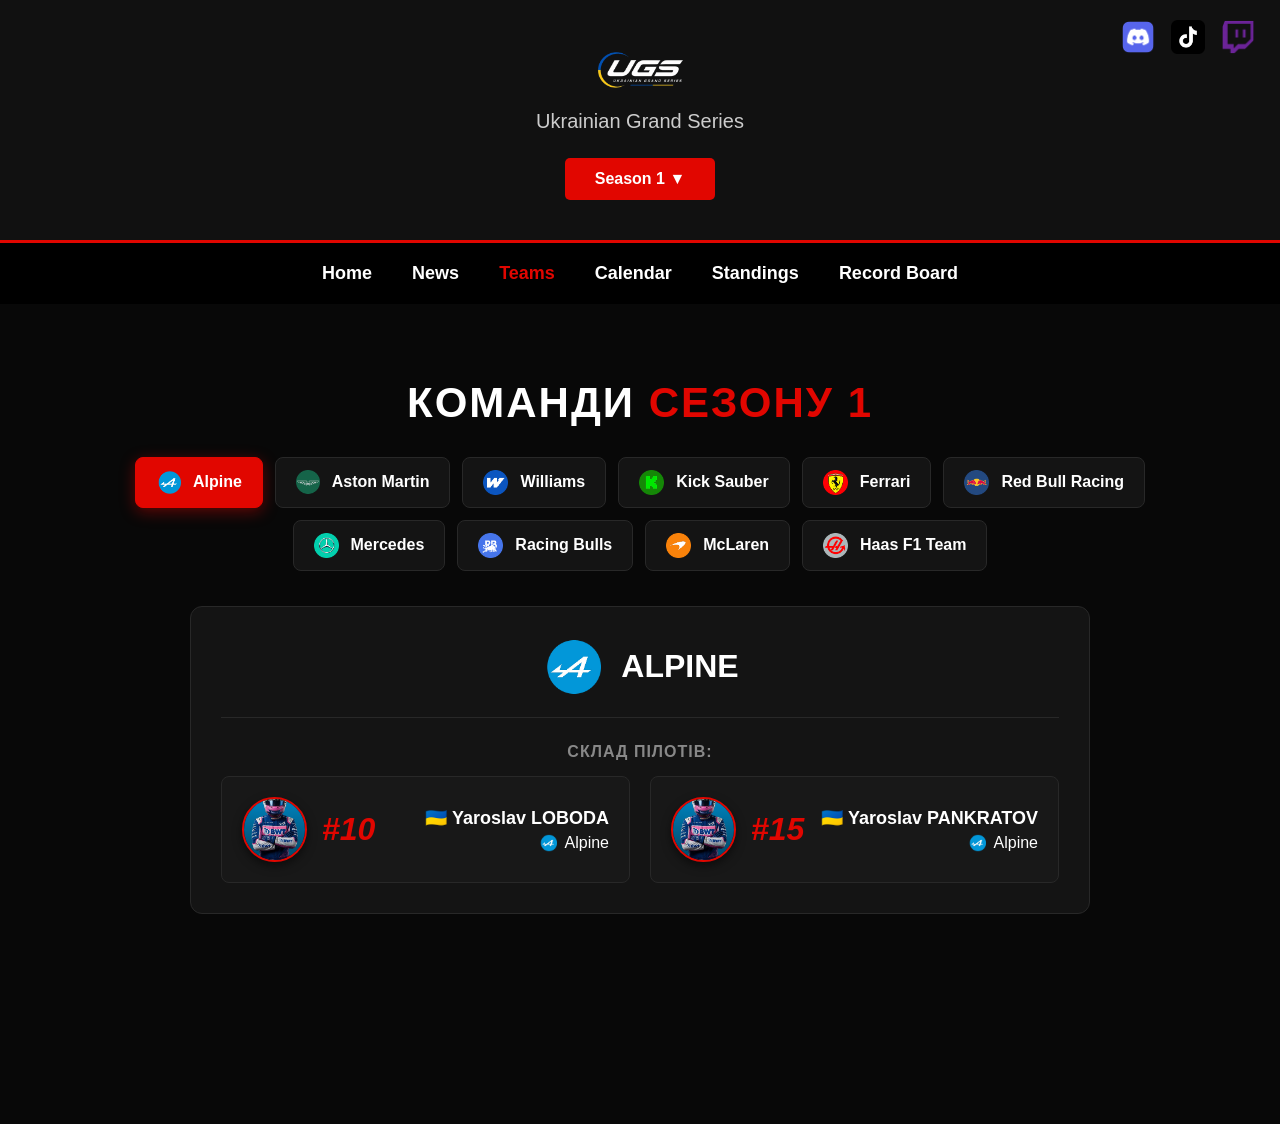
<file: teams.html>
<!DOCTYPE html>
<html lang="uk">
<head>
    <meta charset="UTF-8">
    <meta name="viewport" content="width=device-width, initial-scale=1.0">
    <title>UGS F1 | Teams</title>

    <!-- Фавіконка сайту -->
    <link rel="icon" type="image/png" href="favicon.png">

    <link rel="stylesheet" href="css/style.css">
</head>
<body>

    <header class="header">
        <!-- Іконки соцмереж у правому верхньому кутку -->
        <div class="social-links-header">
            <a href="https://discord.gg/" target="_blank">
                <img src="logos/discord.png" alt="Discord" class="social-header-icon">
            </a>
            <a href="https://tiktok.com/" target="_blank">
                <img src="logos/tiktok.png" alt="TikTok" class="social-header-icon">
            </a>
            <a href="https://twitch.tv/" target="_blank">
                <img src="logos/twitch.png" alt="Twitch" class="social-header-icon">
            </a>
        </div>

        <div class="logo">
            <img src="logos/ugs-f1-logo.png" alt="UGS F1 Logo" class="header-logo">
        </div>
        <div class="subtitle">
            Ukrainian Grand Series
        </div>
        <div class="season">
            Season 1 ▼
        </div>
    </header>

    <nav class="menu">
        <a href="index.html">Home</a>
        <a href="news.html">News</a>
        <a href="teams.html" class="active">Teams</a>
        <a href="calendar.html">Calendar</a>
        <a href="standings.html">Standings</a>
        <a href="records.html">Record Board</a>
    </nav>

    <section class="page-container">
        <h1>Команди <span>Сезону 1</span></h1>

        <!-- Панель вкладок з логотипами команд -->
        <div class="teams-tabs" id="teams-tabs"></div>

        <!-- Контейнер для виводу деталей обраної команди -->
        <div class="team-details-container" id="team-details"></div>
    </section>

    <script src="js/data.js"></script>
    <script src="js/script.js"></script>
</body>
</html>
</file>
<file: css/style.css>
/* ==========================================
   ОСНОВНІ СТИЛІ ТА СКИДАННЯ
   ========================================== */
* {
    box-sizing: border-box;
}

body {
    margin: 0;
    padding: 0;
    background: #050505;
    color: #ffffff;
    font-family: Arial, Helvetica, sans-serif;
}

/* ==========================================
   ШАПКА (HEADER) ТА НАВІГАЦІЯ
   ========================================== */
.header {
    position: relative; /* Додано для позиціонування іконок відносно кутка шапки */
    text-align: center;
    padding: 40px 20px;
    background: #111111;
    border-bottom: 3px solid #e10600;
}

.header-logo {
    max-height: 60px;
    width: auto;
    object-fit: contain;
    display: block;
    margin: 0 auto;
}

.logo {
    font-size: 60px;
    font-weight: bold;
    letter-spacing: 5px;
}

.subtitle {
    font-size: 20px;
    margin-top: 10px;
    color: #cccccc;
}

.season {
    margin-top: 25px;
    display: inline-block;
    padding: 12px 30px;
    background: #e10600;
    border-radius: 5px;
    font-weight: bold;
}

/* Іконки соцмереж у правому верхньому кутку */
.social-links-header {
    position: absolute;
    top: 20px;
    right: 25px;
    display: flex;
    align-items: center;
    gap: 16px;
    z-index: 1000;
}

.social-header-icon {
    width: 34px;        /* Збільшений розмір */
    height: 34px;
    object-fit: contain;
    display: block;
    /* Покращення чіткості та піксельного рендерингу */
    image-rendering: -webkit-optimize-contrast;
    image-rendering: crisp-edges;
    transition: transform 0.2s ease, opacity 0.2s ease;
}

.social-header-icon:hover {
    transform: scale(1.15);
    opacity: 0.85;
}

.menu {
    display: flex;
    justify-content: center;
    gap: 40px;
    padding: 20px;
    background: #000000;
}

.menu a {
    color: #ffffff;
    text-decoration: none;
    font-size: 18px;
    font-weight: bold;
    transition: color 0.2s ease;
}

.menu a:hover,
.menu a.active {
    color: #e10600;
}

/* ==========================================
   HERO BANNER З ВІДЕО ТА ТАЙМЕРОМ (ГОЛОВНА)
   ========================================== */
.hero-container {
    position: relative;
    width: 100%;
    min-height: 500px;
    display: flex;
    justify-content: center;
    align-items: center;
    overflow: hidden;
    background: #0a0a0a;
}

.hero-video {
    position: absolute;
    top: 50%;
    left: 50%;
    min-width: 100%;
    min-height: 100%;
    width: auto;
    height: auto;
    z-index: 1;
    transform: translate(-50%, -50%);
    object-fit: cover;
}

.hero-overlay {
    position: absolute;
    top: 0;
    left: 0;
    width: 100%;
    height: 100%;
    background: rgba(0, 0, 0, 0.65);
    z-index: 2;
}

.hero-content {
    position: relative;
    z-index: 3;
    text-align: center;
    padding: 40px 20px;
    width: 100%;
    max-width: 1000px;
}

.f1-header-badge {
    display: inline-flex;
    align-items: center;
    gap: 8px;
    background: rgba(0, 0, 0, 0.8);
    border: 1px solid #333;
    padding: 6px 16px;
    border-radius: 20px;
    margin-bottom: 20px;
}

.f1-logo-text {
    background: #e10600;
    color: #ffffff;
    font-weight: 900;
    font-size: 12px;
    padding: 2px 6px;
    border-radius: 3px;
    letter-spacing: 1px;
}

.sub-badge {
    color: #cccccc;
    font-size: 11px;
    font-weight: bold;
    letter-spacing: 1.5px;
}

.title-with-lines {
    display: flex;
    align-items: center;
    justify-content: center;
    gap: 20px;
    margin-bottom: 10px;
}

.red-line {
    height: 3px;
    width: 80px;
    background: #e10600;
    border-radius: 2px;
}

.grand-prix-title {
    font-size: 42px;
    font-weight: 900;
    text-transform: uppercase;
    letter-spacing: 3px;
    color: #ffffff;
    margin: 0;
    text-shadow: 0 4px 15px rgba(0, 0, 0, 0.8);
}

.race-dates {
    font-size: 14px;
    color: #888888;
    letter-spacing: 4px;
    margin: 0 0 30px 0;
    font-weight: bold;
}

.countdown-inline {
    display: inline-flex;
    align-items: center;
    justify-content: center;
    gap: 15px;
    background: rgba(15, 15, 15, 0.85);
    backdrop-filter: blur(8px);
    border: 1px solid rgba(255, 255, 255, 0.1);
    padding: 20px 35px;
    border-radius: 12px;
    box-shadow: 0 10px 30px rgba(0, 0, 0, 0.7);
}

.time-item {
    display: flex;
    flex-direction: column;
    align-items: center;
    min-width: 65px;
}

.time-item .number {
    font-size: 38px;
    font-weight: 900;
    color: #ffffff;
    line-height: 1;
    font-family: 'Courier New', Courier, monospace;
}

.time-item .label {
    font-size: 10px;
    color: #e10600;
    letter-spacing: 1.5px;
    font-weight: bold;
    margin-top: 6px;
}

.colon {
    font-size: 32px;
    font-weight: 900;
    color: #e10600;
    margin-bottom: 16px;
}

.welcome-text {
    padding: 60px 20px;
    max-width: 800px;
    margin: 0 auto;
}

.welcome-text h1 {
    font-size: 36px;
    font-weight: 900;
    text-transform: uppercase;
    letter-spacing: 2px;
    margin-bottom: 10px;
}

.welcome-text p {
    font-size: 18px;
    color: #aaaaaa;
}

/* ==========================================
   ГОЛОВНИЙ КОНТЕЙНЕР
   ========================================== */
main {
    text-align: center;
    padding: 0;
}

.page-container,
.calendar-page {
    padding: 40px 20px;
    background: #080808;
    min-height: calc(100vh - 80px);
    display: flex;
    flex-direction: column;
    align-items: center;
}

.page-container h1,
.calendar-page h1 {
    color: #ffffff;
    font-size: 42px;
    margin-bottom: 30px;
    text-align: center;
    font-weight: 900;
    text-transform: uppercase;
    letter-spacing: 2px;
}

.page-container h1 span,
.calendar-page h1 span {
    color: #e10600;
}

/* ==========================================
   РОЗДІЛ НОВИН (NEWS PAGE)
   ========================================== */
.news-filter {
    display: flex;
    align-items: center;
    gap: 12px;
    margin-bottom: 35px;
    background: #141414;
    padding: 12px 24px;
    border-radius: 8px;
    border: 1px solid #282828;
}

.news-filter label {
    font-weight: bold;
    color: #aaaaaa;
    font-size: 14px;
}

.news-grid {
    display: grid;
    grid-template-columns: repeat(auto-fill, minmax(320px, 1fr));
    gap: 25px;
    width: 100%;
    max-width: 1100px;
}

.news-card {
    background: #141414;
    border: 1px solid #282828;
    border-radius: 10px;
    overflow: hidden;
    display: flex;
    flex-direction: column;
    transition: transform 0.25s ease, border-color 0.25s ease;
}

.news-card.clickable-card {
    cursor: pointer;
    max-width: 420px;
    margin: 0 auto;
}

.news-card:hover {
    transform: translateY(-5px);
    border-color: #e10600;
}

.news-media-portrait {
    position: relative;
    width: 100%;
    aspect-ratio: 1024 / 1280;
    overflow: hidden;
    background: #000000;
}

.news-media-portrait img {
    width: 100%;
    height: 100%;
    object-fit: cover;
    transition: transform 0.3s ease;
}

.news-card:hover .news-media-portrait img {
    transform: scale(1.04);
}

.news-badge {
    position: absolute;
    top: 12px;
    left: 12px;
    background: #e10600;
    color: #ffffff;
    font-size: 11px;
    font-weight: 900;
    padding: 4px 10px;
    border-radius: 4px;
    text-transform: uppercase;
    letter-spacing: 0.5px;
    box-shadow: 0 2px 8px rgba(0, 0, 0, 0.5);
}

.news-content {
    padding: 20px;
    display: flex;
    flex-direction: column;
    flex-grow: 1;
    text-align: left;
}

.news-date {
    font-size: 12px;
    color: #888888;
    font-weight: bold;
    margin-bottom: 8px;
}

.news-title {
    font-size: 18px;
    color: #ffffff;
    margin: 0 0 10px 0;
    line-height: 1.3;
    font-weight: bold;
}

.read-more-btn {
    color: #e10600;
    text-decoration: none;
    font-weight: bold;
    font-size: 14px;
    margin-top: auto;
    transition: color 0.2s ease;
}

.read-more-btn:hover {
    color: #ffffff;
}

/* ==========================================
   МОДАЛЬНЕ ВІКНО НОВИН (NEWS ARTICLE MODAL)
   ========================================== */
.news-modal-overlay {
    position: fixed;
    top: 0;
    left: 0;
    width: 100vw;
    height: 100vh;
    background: rgba(0, 0, 0, 0.9);
    backdrop-filter: blur(8px);
    display: flex;
    justify-content: center;
    align-items: center;
    z-index: 9999;
    opacity: 0;
    visibility: hidden;
    transition: opacity 0.3s ease, visibility 0.3s ease;
}

.news-modal-overlay.active {
    opacity: 1;
    visibility: visible;
}

.news-modal-content {
    background: #141414;
    border: 1px solid #282828;
    border-top: 4px solid #e10600;
    border-radius: 12px;
    width: 90%;
    max-width: 900px;
    max-height: 88vh;
    overflow-y: auto;
    padding: 40px;
    position: relative;
    box-shadow: 0 20px 50px rgba(0, 0, 0, 0.9);
    text-align: left;
    transform: scale(0.95);
    transition: transform 0.3s ease;
}

.news-modal-overlay.active .news-modal-content {
    transform: scale(1);
}

.news-modal-close {
    position: absolute;
    top: 15px;
    right: 20px;
    background: none;
    border: none;
    color: #aaaaaa;
    font-size: 36px;
    line-height: 1;
    cursor: pointer;
    transition: color 0.2s ease;
}

.news-modal-close:hover {
    color: #e10600;
}

.modal-article-title {
    font-size: 26px;
    color: #ffffff;
    margin: 15px 0 20px 0;
    line-height: 1.35;
    text-align: left;
    font-weight: 900;
}

.news-modal-banner {
    width: 100%;
    max-height: 420px;
    object-fit: cover;
    border-radius: 8px;
    margin-bottom: 25px;
    border: 1px solid #282828;
}

.news-modal-body p {
    font-size: 16px;
    line-height: 1.75;
    color: #dddddd;
    margin-bottom: 18px;
    text-align: left;
}

.news-modal-body h3 {
    color: #ffffff;
    font-size: 20px;
    margin: 30px 0 15px 0;
    border-left: 4px solid #e10600;
    padding-left: 12px;
    text-align: left;
    font-weight: bold;
}

.news-modal-body hr {
    border: 0;
    height: 1px;
    background: #282828;
    margin: 30px 0;
}

.news-modal-content::-webkit-scrollbar {
    width: 8px;
}
.news-modal-content::-webkit-scrollbar-track {
    background: #141414;
}
.news-modal-content::-webkit-scrollbar-thumb {
    background: #333333;
    border-radius: 4px;
}
.news-modal-content::-webkit-scrollbar-thumb:hover {
    background: #e10600;
}

/* ==========================================
   КАЛЕНДАР (CALENDAR)
   ========================================== */
.calendar-grid {
    display: grid;
    grid-template-columns: repeat(2, 1fr);
    gap: 20px;
    width: 100%;
    max-width: 1000px;
    margin: 0 auto;
}

.race-card {
    background: #141414;
    border: 1px solid #282828;
    border-radius: 8px;
    padding: 18px 22px;
    display: flex;
    flex-direction: column;
    justify-content: space-between;
    transition: transform 0.2s ease, border-color 0.2s ease;
}

.race-card:hover {
    border-color: #e10600;
    transform: translateY(-2px);
}

.race-header {
    display: flex;
    justify-content: space-between;
    align-items: center;
    margin-bottom: 12px;
    border-bottom: 1px solid #222222;
    padding-bottom: 8px;
}

.race-number {
    font-size: 13px;
    font-weight: bold;
    color: #888888;
    letter-spacing: 1px;
}

.sprint-badge {
    background: #e10600;
    color: #ffffff;
    font-size: 10px;
    font-weight: 900;
    padding: 2px 6px;
    border-radius: 3px;
    letter-spacing: 1px;
    text-transform: uppercase;
}

.race-status {
    font-size: 12px;
    font-weight: bold;
    padding: 4px 10px;
    border-radius: 4px;
    text-transform: uppercase;
}

.status-completed {
    background: rgba(0, 200, 83, 0.15);
    color: #00e676;
    border: 1px solid #00e676;
}

.status-upcoming {
    background: rgba(255, 255, 255, 0.1);
    color: #ffffff;
    border: 1px solid #555555;
}

.race-body {
    display: flex;
    align-items: center;
    gap: 15px;
}

.race-flag-wrapper {
    display: flex;
    align-items: center;
    justify-content: center;
    width: 48px;
    height: 32px;
}

.race-flag-img {
    width: 100%;
    height: 100%;
    object-fit: cover;
    border-radius: 4px;
    box-shadow: 0 2px 6px rgba(0, 0, 0, 0.4);
    border: 1px solid rgba(255, 255, 255, 0.1);
}

.race-info {
    flex-grow: 1;
    text-align: left;
}

.race-info h3 {
    font-size: 20px;
    color: #ffffff;
    margin: 0;
    font-weight: bold;
}

.race-info p {
    font-size: 14px;
    color: #aaaaaa;
    margin-top: 2px;
    margin-bottom: 0;
}

.race-date {
    font-size: 18px;
    font-weight: bold;
    color: #e10600;
    white-space: nowrap;
}

/* ==========================================
   КОМАНДИ ТА ПІЛОТИ (TEAMS)
   ========================================== */
.teams-tabs {
    display: flex;
    flex-wrap: wrap;
    gap: 12px;
    justify-content: center;
    max-width: 1100px;
    margin-bottom: 35px;
}

.team-tab-btn {
    background: #141414;
    border: 1px solid #282828;
    border-radius: 8px;
    padding: 12px 20px;
    display: flex;
    align-items: center;
    gap: 12px;
    color: #ffffff;
    font-size: 16px;
    font-weight: bold;
    cursor: pointer;
    transition: all 0.2s ease;
}

.team-tab-btn:hover {
    border-color: #e10600;
    background: #1c1c1c;
}

.team-tab-btn.active {
    background: #e10600;
    border-color: #e10600;
    color: #ffffff;
    box-shadow: 0 4px 15px rgba(225, 6, 0, 0.4);
}

.tab-logo {
    height: 25px;
    width: auto;
    max-width: 40px;
    object-fit: contain;
}

.team-details-container {
    width: 100%;
    max-width: 900px;
}

.team-detail-card {
    background: #141414;
    border: 1px solid #282828;
    border-radius: 12px;
    padding: 30px;
    animation: fadeIn 0.3s ease;
}

.team-detail-header {
    display: flex;
    align-items: center;
    justify-content: center;
    gap: 20px;
    border-bottom: 1px solid #282828;
    padding-bottom: 20px;
    margin-bottom: 25px;
}

.team-detail-logo {
    height: 60px;
    max-width: 120px;
    object-fit: contain;
}

.team-detail-header h2 {
    font-size: 32px;
    color: #ffffff;
    text-transform: uppercase;
    margin: 0;
}

.lineup-title {
    color: #888888;
    font-size: 16px;
    text-transform: uppercase;
    letter-spacing: 1px;
    margin-bottom: 15px;
    text-align: center;
}

.team-drivers-grid {
    display: grid;
    grid-template-columns: repeat(auto-fit, minmax(280px, 1fr));
    gap: 20px;
}

.custom-card {
    background: #181818;
    border: 1px solid #282828;
    border-radius: 8px;
    padding: 20px;
    display: flex;
    align-items: center;
    justify-content: space-between;
    gap: 15px;
    transition: transform 0.2s ease, border-color 0.2s ease;
}

.driver-photo-wrapper {
    flex-shrink: 0;
    display: flex;
    align-items: center;
    justify-content: center;
}

.driver-card-photo {
    width: 65px;
    height: 65px;
    border-radius: 50%;
    object-fit: cover;
    border: 2px solid #e10600;
    box-shadow: 0 4px 10px rgba(0, 0, 0, 0.5);
}

.card-number {
    font-size: 32px;
    font-weight: 900;
    color: #e10600;
    font-style: italic;
}

.card-info {
    text-align: right;
    flex-grow: 1;
}

.card-info h3 {
    font-size: 18px;
    color: #ffffff;
    margin: 0 0 5px 0;
}

.driver-team-info {
    display: flex;
    align-items: center;
    justify-content: flex-end;
    gap: 8px;
}

.driver-team-logo {
    height: 18px;
    width: auto;
    max-width: 30px;
    object-fit: contain;
}

@keyframes fadeIn {
    from { opacity: 0; transform: translateY(8px); }
    to { opacity: 1; transform: translateY(0); }
}

/* ==========================================
   ТУРНІРНЕ СТАНОВИЩЕ (STANDINGS PAGE)
   ========================================== */
.standings-tabs {
    display: flex;
    gap: 15px;
    margin-bottom: 25px;
}

.standings-tab-btn {
    background: #141414;
    border: 1px solid #333333;
    color: #aaaaaa;
    padding: 12px 24px;
    font-size: 16px;
    font-weight: bold;
    border-radius: 6px;
    cursor: pointer;
    transition: all 0.2s ease;
}

.standings-tab-btn:hover {
    color: #ffffff;
    border-color: #666666;
}

.standings-tab-btn.active {
    background: #e10600;
    border-color: #e10600;
    color: #ffffff;
}

.standings-header {
    display: flex;
    justify-content: space-between;
    align-items: center;
    width: 100%;
    max-width: 1100px;
    margin-bottom: 20px;
    flex-wrap: wrap;
    gap: 15px;
}

.filter-controls {
    display: flex;
    gap: 15px;
    flex-wrap: wrap;
}

.select-group {
    display: flex;
    align-items: center;
    gap: 10px;
    color: #ffffff;
    font-weight: bold;
    font-size: 14px;
}

.stage-dropdown {
    background: #141414;
    color: #ffffff;
    border: 1px solid #333333;
    padding: 10px 16px;
    border-radius: 6px;
    font-size: 15px;
    font-weight: bold;
    cursor: pointer;
    outline: none;
    transition: border-color 0.2s;
}

.stage-dropdown:hover, 
.stage-dropdown:focus {
    border-color: #e10600;
}

.table-responsive {
    width: 100%;
    max-width: 1100px;
    overflow-x: auto;
    background: #141414;
    border: 1px solid #282828;
    border-radius: 8px;
    box-shadow: 0 4px 20px rgba(0, 0, 0, 0.4);
}

.table-responsive::-webkit-scrollbar {
    height: 8px;
}
.table-responsive::-webkit-scrollbar-track {
    background: #141414;
}
.table-responsive::-webkit-scrollbar-thumb {
    background: #333333;
    border-radius: 4px;
}
.table-responsive::-webkit-scrollbar-thumb:hover {
    background: #e10600;
}

.standings-table {
    width: 100%;
    border-collapse: collapse;
    text-align: left;
    color: #ffffff;
}

.standings-table th {
    background: #1c1c1c;
    color: #888888;
    font-size: 13px;
    padding: 14px 16px;
    text-transform: uppercase;
    letter-spacing: 1px;
    border-bottom: 1px solid #282828;
    white-space: nowrap;
}

.standings-table td {
    padding: 14px 16px;
    border-bottom: 1px solid #222222;
    font-size: 15px;
    white-space: nowrap;
    vertical-align: middle;
}

.clickable-row {
    cursor: pointer;
    transition: background 0.2s ease;
}

.clickable-row:hover {
    background: rgba(225, 6, 0, 0.08) !important;
}

.pos-cell {
    font-weight: 900;
    color: #ffffff;
    width: 50px;
    text-align: center;
}

.driver-no {
    color: #e10600;
    font-weight: bold;
    font-style: italic;
    white-space: nowrap;
}

.driver-name-cell {
    font-weight: bold;
    display: inline-flex;
    align-items: center;
    gap: 10px;
    white-space: nowrap;
}

.table-driver-photo {
    width: 32px;
    height: 32px;
    border-radius: 50%;
    object-fit: cover;
    border: 1px solid #e10600;
    flex-shrink: 0;
}

.team-cell {
    display: inline-flex;
    align-items: center;
    gap: 8px;
    white-space: nowrap;
}

.table-team-logo {
    height: 18px;
    width: auto;
    max-width: 32px;
    object-fit: contain;
    flex-shrink: 0;
}

.pts-cell {
    font-weight: 900;
    color: #00e676;
}

/* ==========================================
   СТИЛІ ДЛЯ СЕСІЙ ТА ЛІДЕРІВ
   ========================================== */
.leader-text,
.leader-time,
.gap-cell.leader {
    color: #a855f7 !important;
    font-weight: bold;
}

/* ==========================================
   МОДАЛЬНЕ ВІКНО ПІЛОТА (DRIVER MODAL)
   ========================================== */
.driver-modal-overlay {
    position: fixed;
    top: 0;
    left: 0;
    width: 100vw;
    height: 100vh;
    background: rgba(0, 0, 0, 0.85);
    backdrop-filter: blur(5px);
    display: flex;
    justify-content: center;
    align-items: center;
    z-index: 9999;
    opacity: 0;
    visibility: hidden;
    transition: opacity 0.25s ease, visibility 0.25s ease;
}

.driver-modal-overlay.active {
    opacity: 1;
    visibility: visible;
}

.driver-modal-content {
    background: #141414;
    border: 1px solid #282828;
    border-top: 4px solid #e10600;
    border-radius: 12px;
    width: 90%;
    max-width: 650px;
    padding: 30px;
    position: relative;
    box-shadow: 0 10px 30px rgba(0, 0, 0, 0.8);
    transform: scale(0.95);
    transition: transform 0.25s ease;
}

.driver-modal-overlay.active .driver-modal-content {
    transform: scale(1);
}

.driver-modal-close {
    position: absolute;
    top: 15px;
    right: 20px;
    background: none;
    border: none;
    color: #888888;
    font-size: 30px;
    line-height: 1;
    cursor: pointer;
    transition: color 0.2s ease;
}

.driver-modal-close:hover {
    color: #e10600;
}

.driver-profile-grid {
    display: grid;
    grid-template-columns: 1fr 220px;
    gap: 25px;
    align-items: center;
}

.driver-stats-left {
    text-align: left;
}

.driver-stats-left h2 {
    margin: 0 0 5px 0;
    font-size: 24px;
    color: #ffffff;
}

.driver-modal-no {
    color: #e10600;
    font-style: italic;
}

.modal-team-title {
    color: #aaaaaa;
    font-size: 15px;
    margin-bottom: 20px;
    font-weight: bold;
    text-transform: uppercase;
    letter-spacing: 0.5px;
}

.modal-stats-list {
    display: flex;
    flex-direction: column;
    gap: 6px;
}

.stat-row {
    display: flex;
    justify-content: space-between;
    padding: 6px 0;
    border-bottom: 1px solid #222222;
    font-size: 14px;
}

.stat-label {
    color: #888888;
    font-weight: bold;
}

.stat-value {
    color: #ffffff;
    font-weight: bold;
}

.pts-color {
    color: #00e676;
}

.pp-color {
    color: #ff9800;
    font-weight: bold;
}

.driver-photo-right {
    display: flex;
    justify-content: center;
    align-items: center;
}

.driver-photo-right img {
    width: 100%;
    max-width: 200px;
    height: auto;
    border-radius: 8px;
    border: 2px solid #282828;
    background: #0d0d0d;
    object-fit: cover;
}

/* ==========================================
   АДАПТИВНІСТЬ (RESPONSIVE DESIGN)
   ========================================== */
@media (max-width: 768px) {
    .social-links-header {
        top: 12px;
        right: 12px;
        gap: 10px;
    }

    .social-header-icon {
        width: 24px;
        height: 24px;
    }

    .hero-container {
        min-height: 400px;
    }

    .title-with-lines {
        gap: 10px;
    }

    .red-line {
        width: 30px;
    }

    .grand-prix-title {
        font-size: 26px;
        letter-spacing: 1px;
    }

    .countdown-inline {
        padding: 15px 20px;
        gap: 8px;
    }

    .time-item {
        min-width: 45px;
    }

    .time-item .number {
        font-size: 24px;
    }

    .time-item .label {
        font-size: 9px;
    }

    .colon {
        font-size: 20px;
        margin-bottom: 12px;
    }

    .news-grid {
        grid-template-columns: 1fr;
    }
    
    .news-filter {
        flex-direction: column;
        align-items: stretch;
        width: 100%;
    }

    .news-modal-content {
        padding: 25px 20px;
        width: 95%;
        max-height: 92vh;
    }

    .modal-article-title {
        font-size: 20px;
    }

    .news-modal-body p {
        font-size: 14px;
        line-height: 1.6;
    }

    .calendar-grid {
        grid-template-columns: 1fr;
    }
    
    .menu {
        gap: 15px;
        flex-wrap: wrap;
    }

    .standings-header {
        flex-direction: column;
        align-items: flex-start;
    }

    .filter-controls {
        width: 100%;
        flex-direction: column;
    }

    .stage-dropdown {
        width: 100%;
    }

    .standings-table th, 
    .standings-table td {
        padding: 10px 12px;
        font-size: 13px;
    }

    .driver-profile-grid {
        grid-template-columns: 1fr;
    }

    .driver-photo-right {
        order: -1;
        margin-bottom: 15px;
    }

    .driver-photo-right img {
        max-width: 160px;
    }

    .driver-stats-left {
        text-align: center;
    }
}
</file>
